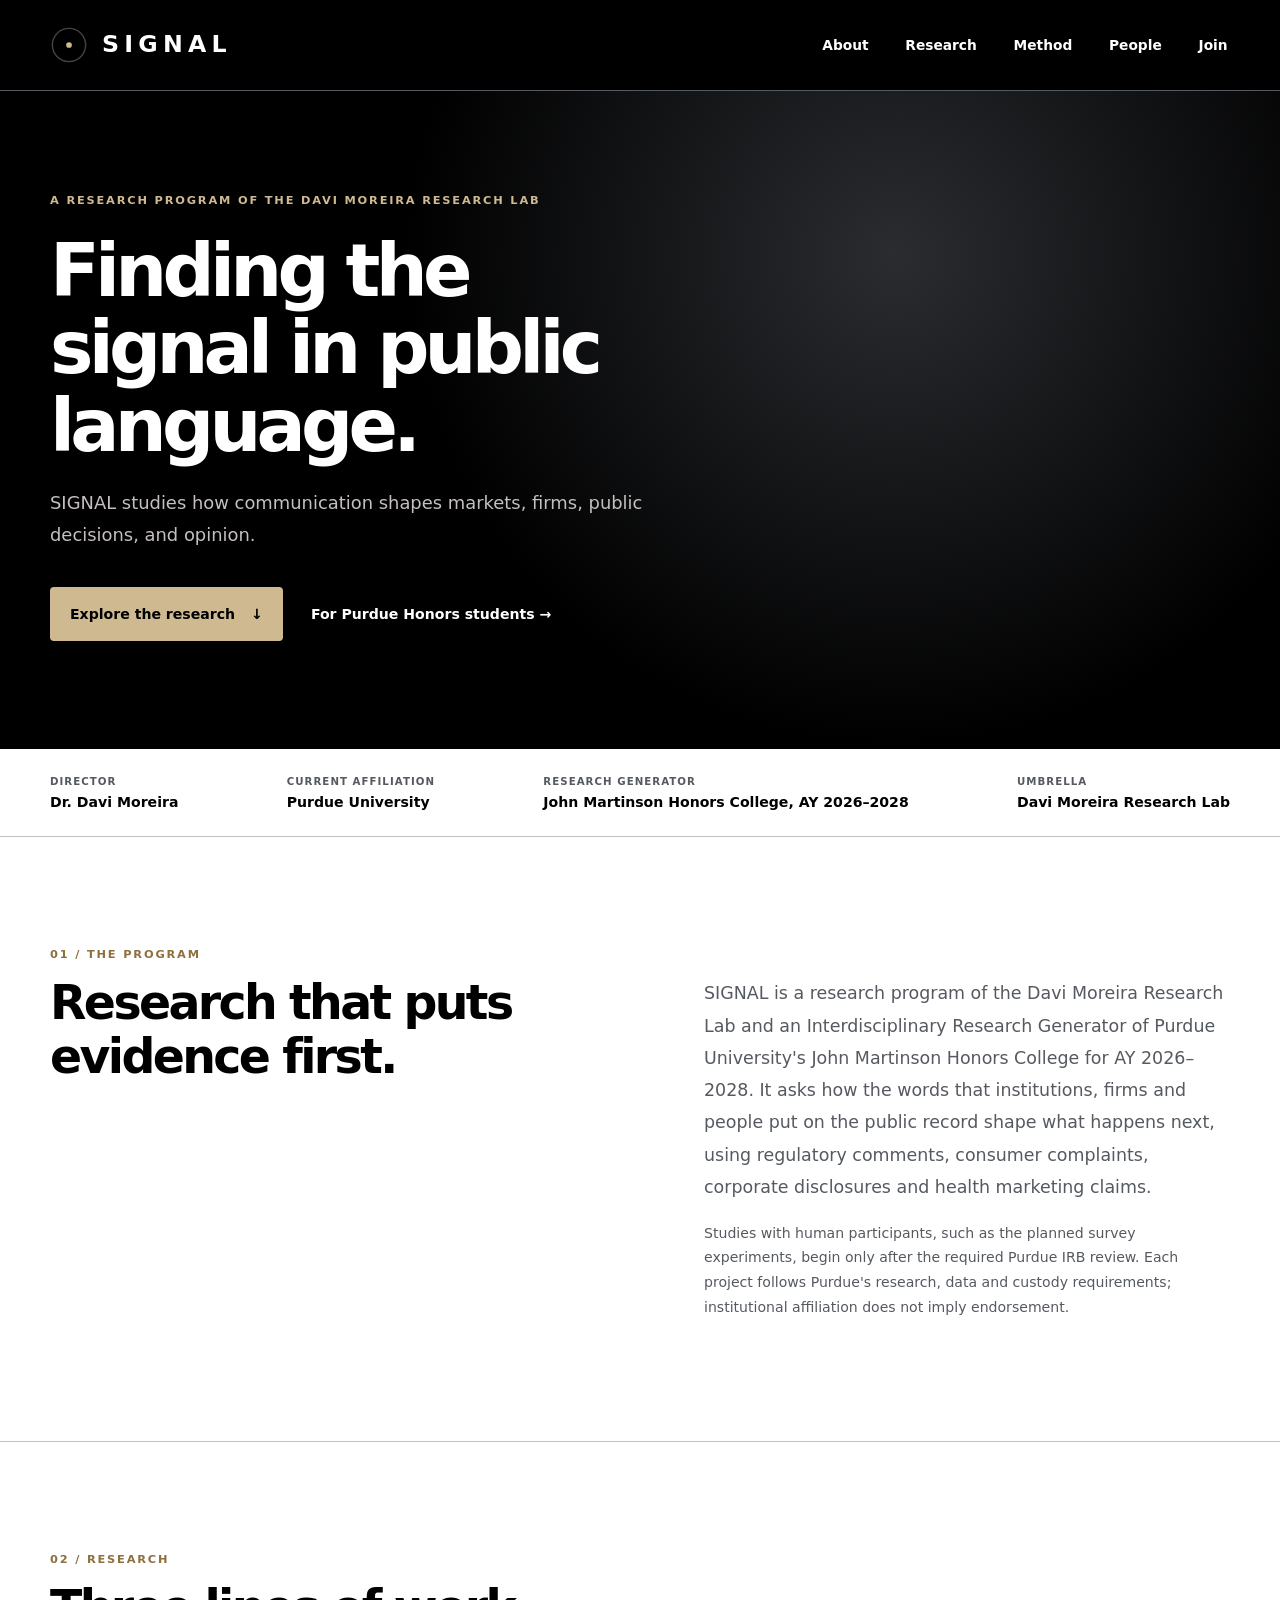
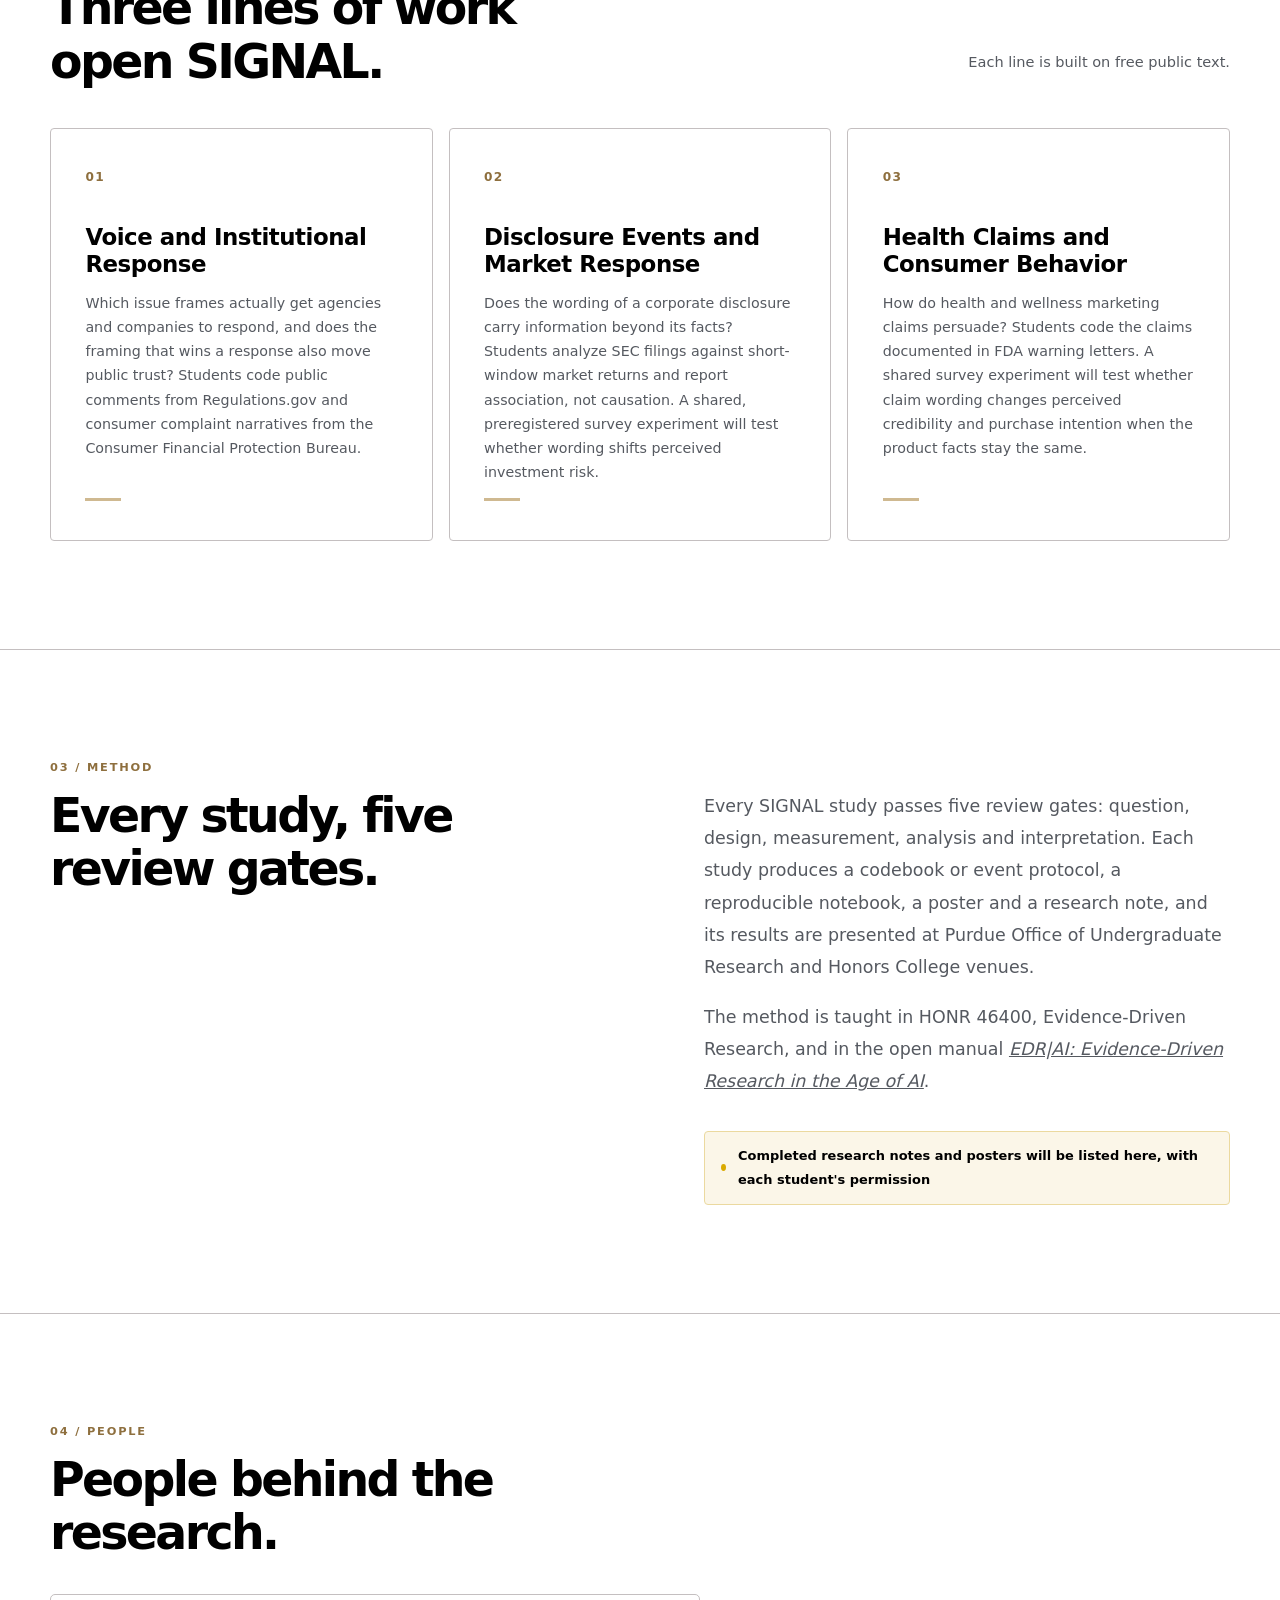
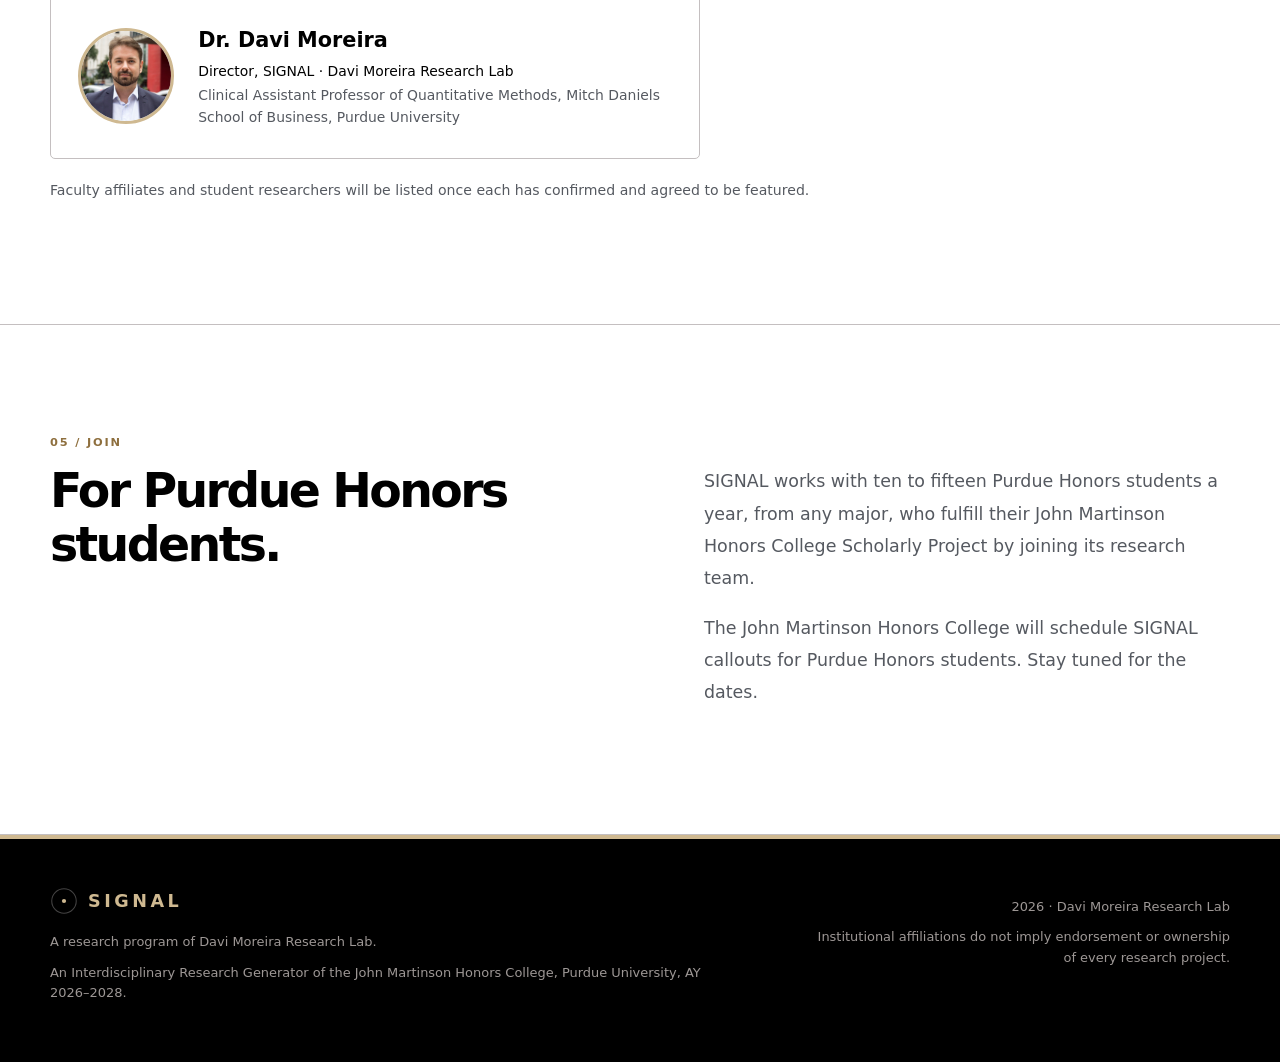
<file: index.html>
<!doctype html>
<html lang="en">
<head>
  <meta charset="utf-8">
  <meta name="viewport" content="width=device-width, initial-scale=1">
  <meta name="theme-color" content="#000000">
  <meta name="description" content="SIGNAL studies how communication shapes markets, firms, public decisions, and opinion. A research program of the Davi Moreira Research Lab and a John Martinson Honors College Interdisciplinary Research Generator at Purdue University.">
  <title>SIGNAL | Davi Moreira Research Lab</title>
  <link rel="stylesheet" href="./styles.css">
</head>
<body>
  <a class="skip-link" href="#main">Skip to content</a>
  <header class="site-header">
    <div class="wrap nav-wrap">
      <a class="logo" href="#top" aria-label="SIGNAL home"><svg class="logo-mark" viewBox="0 0 40 40" aria-hidden="true" focusable="false"><circle class="mark-ring" cx="20" cy="20" r="17.5"/><g class="mark-arcs"><path d="M33.41 8.75A17.5 17.5 0 0 1 33.41 31.25"/><path d="M6.59 8.75A17.5 17.5 0 0 0 6.59 31.25"/></g><g class="mark-arcs late"><path d="M33.41 8.75A17.5 17.5 0 0 1 33.41 31.25"/><path d="M6.59 8.75A17.5 17.5 0 0 0 6.59 31.25"/></g><g class="mark-arcs later"><path d="M33.41 8.75A17.5 17.5 0 0 1 33.41 31.25"/><path d="M6.59 8.75A17.5 17.5 0 0 0 6.59 31.25"/></g><circle class="mark-core" cx="20" cy="20" r="3"/></svg><span>SIGNAL</span></a>
      <nav class="navigation" aria-label="Main navigation">
        <a href="#about">About</a><a href="#research">Research</a><a href="#method">Method</a><a href="#people">People</a><a href="#join">Join</a>
      </nav>
    </div>
  </header>
  <main id="main" tabindex="-1">
    <section class="hero" id="top" aria-labelledby="hero-title">
      <div class="wrap hero-grid">
        <div class="hero-copy">
          <p class="eyebrow">A research program of the Davi Moreira Research Lab</p>
          <h1 id="hero-title">Finding the signal in public language.</h1>
          <p class="lede">SIGNAL studies how communication shapes markets, firms, public decisions, and opinion.</p>
          <div class="hero-buttons"><a class="primary-link" href="#research">Explore the research <span aria-hidden="true">↓</span></a><a class="text-link" href="#join">For Purdue Honors students <span aria-hidden="true">→</span></a></div>
        </div>
      </div>
    </section>
    <section class="identity-bar" aria-label="Affiliation">
      <div class="wrap identity-flex"><span>DIRECTOR <strong>Dr. Davi Moreira</strong></span><span>CURRENT AFFILIATION <strong>Purdue University</strong></span><span>RESEARCH GENERATOR <strong>John Martinson Honors College, AY 2026–2028</strong></span><span>UMBRELLA <strong>Davi Moreira Research Lab</strong></span></div>
    </section>
    <section class="section about-section" id="about">
      <div class="wrap two-column"><div><p class="section-label">01 / THE PROGRAM</p><h2>Research that puts evidence first.</h2></div><div><p>SIGNAL is a research program of the Davi Moreira Research Lab and an Interdisciplinary Research Generator of Purdue University&#x27;s John Martinson Honors College for AY 2026–2028. It asks how the words that institutions, firms and people put on the public record shape what happens next, using regulatory comments, consumer complaints, corporate disclosures and health marketing claims.</p><p class="small-note">Studies with human participants, such as the planned survey experiments, begin only after the required Purdue IRB review. Each project follows Purdue's research, data and custody requirements; institutional affiliation does not imply endorsement.</p></div></div>
    </section>
    <section class="section research-section" id="research">
      <div class="wrap"><div class="section-heading"><div><p class="section-label">02 / RESEARCH</p><h2>Three lines of work open SIGNAL.</h2></div><p>Each line is built on free public text.</p></div>
        <div class="theme-grid">
          <article class="theme-card"><span class="theme-number">01</span><h3>Voice and Institutional Response</h3><p>Which issue frames actually get agencies and companies to respond, and does the framing that wins a response also move public trust? Students code public comments from Regulations.gov and consumer complaint narratives from the Consumer Financial Protection Bureau.</p><span class="card-rule" aria-hidden="true"></span></article>
          <article class="theme-card"><span class="theme-number">02</span><h3>Disclosure Events and Market Response</h3><p>Does the wording of a corporate disclosure carry information beyond its facts? Students analyze SEC filings against short-window market returns and report association, not causation. A shared, preregistered survey experiment will test whether wording shifts perceived investment risk.</p><span class="card-rule" aria-hidden="true"></span></article>
          <article class="theme-card"><span class="theme-number">03</span><h3>Health Claims and Consumer Behavior</h3><p>How do health and wellness marketing claims persuade? Students code the claims documented in FDA warning letters. A shared survey experiment will test whether claim wording changes perceived credibility and purchase intention when the product facts stay the same.</p><span class="card-rule" aria-hidden="true"></span></article>
        </div>
      </div>
    </section>
    <section class="section projects-section" id="method"><div class="wrap two-column"><div><p class="section-label">03 / METHOD</p><h2>Every study, five review gates.</h2></div><div><p>Every SIGNAL study passes five review gates: question, design, measurement, analysis and interpretation. Each study produces a codebook or event protocol, a reproducible notebook, a poster and a research note, and its results are presented at Purdue Office of Undergraduate Research and Honors College venues.</p><p>The method is taught in HONR 46400, Evidence-Driven Research, and in the open manual <a href="https://davi-moreira.github.io/2026F_evidence_driven_research_purdue_HONR464/book/"><em>EDR|AI: Evidence-Driven Research in the Age of AI</em></a>.</p><div class="coming-soon"><span class="status-dot" aria-hidden="true"></span> Completed research notes and posters will be listed here, with each student's permission</div></div></div></section>
    <section class="section people-section" id="people"><div class="wrap"><p class="section-label">04 / PEOPLE</p><h2>People behind the research.</h2><div class="person-card"><img class="person-photo" src="./assets/davi-moreira.jpg" alt="Portrait of Dr. Davi Moreira" width="96" height="96"><div><h3>Dr. Davi Moreira</h3><p>Director, SIGNAL · Davi Moreira Research Lab</p><p class="affiliation">Clinical Assistant Professor of Quantitative Methods, Mitch Daniels School of Business, Purdue University</p></div></div><p class="small-note">Faculty affiliates and student researchers will be listed once each has confirmed and agreed to be featured.</p></div></section>
    <section class="section research-section" id="join"><div class="wrap two-column"><div><p class="section-label">05 / JOIN</p><h2>For Purdue Honors students.</h2></div><div><p>SIGNAL works with ten to fifteen Purdue Honors students a year, from any major, who fulfill their John Martinson Honors College Scholarly Project by joining its research team.</p><p>The John Martinson Honors College will schedule SIGNAL callouts for Purdue Honors students. Stay tuned for the dates.</p></div></div></section>
  </main>
  <footer class="footer"><div class="wrap footer-inner"><div><strong class="footer-brand"><svg class="logo-mark" viewBox="0 0 40 40" aria-hidden="true" focusable="false"><circle class="mark-ring" cx="20" cy="20" r="17.5"/><g class="mark-arcs"><path d="M33.41 8.75A17.5 17.5 0 0 1 33.41 31.25"/><path d="M6.59 8.75A17.5 17.5 0 0 0 6.59 31.25"/></g><g class="mark-arcs late"><path d="M33.41 8.75A17.5 17.5 0 0 1 33.41 31.25"/><path d="M6.59 8.75A17.5 17.5 0 0 0 6.59 31.25"/></g><g class="mark-arcs later"><path d="M33.41 8.75A17.5 17.5 0 0 1 33.41 31.25"/><path d="M6.59 8.75A17.5 17.5 0 0 0 6.59 31.25"/></g><circle class="mark-core" cx="20" cy="20" r="3"/></svg><span>SIGNAL</span></strong><p>A research program of Davi Moreira Research Lab.</p><p>An Interdisciplinary Research Generator of the John Martinson Honors College, Purdue University, AY 2026–2028.</p></div><div><p>2026 · Davi Moreira Research Lab</p><p>Institutional affiliations do not imply endorsement or ownership of every research project.</p></div></div></footer>
</body>
</html>
</file>
<file: styles.css>
:root{/* Purdue University web palette: https://www.purdue.edu/brand-studio/digital/design-copy/ */--black:#000000;--gold:#CFB991;--aged:#8E6F3E;--rush:#DAAA00;--dust:#EBD99F;--steel:#555960;--railway:#9D9795;--steam:#C4BFC0;--ink:var(--black);--deep:var(--black);--text:var(--black);--muted:var(--steel);--line:var(--steam);--cream:#ffffff;--measure:1180px}
*{box-sizing:border-box}html{scroll-behavior:smooth}body{margin:0;color:var(--text);background:var(--cream);font-family:Inter,ui-sans-serif,system-ui,-apple-system,BlinkMacSystemFont,"Segoe UI",sans-serif;line-height:1.6}a{color:inherit}a:focus-visible{outline:3px solid var(--aged);outline-offset:3px}h1,h2,h3,p{margin-top:0}.wrap{width:min(calc(100% - 3rem),var(--measure));margin-inline:auto}.skip-link{position:absolute;left:-10000px;top:auto;z-index:100;background:#fff;padding:.6rem 1rem}.skip-link:focus{left:1rem;top:1rem}.site-header{background:var(--deep);color:#fff;border-bottom:1px solid var(--steel)}.nav-wrap{min-height:90px;display:flex;align-items:center;justify-content:space-between;gap:1.5rem}.logo{display:inline-flex;align-items:center;gap:14px;font-size:1.48rem;letter-spacing:.22em;text-decoration:none;font-weight:800}.navigation{display:flex;gap:clamp(1rem,2.5vw,2.5rem);font-size:.86rem;font-weight:600}.navigation a{text-decoration:none;color:#fff}.navigation a:hover{color:var(--gold)}.hero{background:radial-gradient(circle at 70% 25%,#2a2c30 0%,var(--deep) 48%);color:white;padding:6.25rem 0 6.75rem}.hero-grid{display:grid;grid-template-columns:minmax(0,820px);gap:5.5rem}.eyebrow,.section-label{letter-spacing:.16em;font-size:.71rem;font-weight:750}.eyebrow{color:var(--gold);text-transform:uppercase}h1{font-weight:780;font-size:clamp(3.1rem,5.7vw,5.65rem);letter-spacing:-.065em;line-height:1.065;max-width:12ch;margin:1.4rem 0}h2{font-size:clamp(2.1rem,3.7vw,3.7rem);font-weight:740;line-height:1.13;letter-spacing:-.055em;margin:.8rem 0 0;max-width:16ch}.lede{color:var(--steam);font-size:1.12rem;line-height:1.78;max-width:54ch}.hero-buttons{display:flex;gap:1.75rem;flex-wrap:wrap;align-items:center;margin-top:2.25rem}.primary-link{display:inline-flex;gap:1rem;align-items:center;background:var(--gold);color:var(--deep);padding:1rem 1.25rem;border-radius:4px;font-weight:750;text-decoration:none;font-size:.88rem}.primary-link:hover{background:var(--dust)}.text-link{color:#fff;text-decoration:none;font-weight:650;font-size:.88rem}.identity-bar{border-bottom:1px solid var(--line);background:#fff}.identity-flex{display:flex;justify-content:space-between;gap:2rem;flex-wrap:wrap;padding:1.45rem 0;color:var(--steel);letter-spacing:.1em;font-size:.64rem;font-weight:700}.identity-flex strong{display:block;color:var(--ink);font-weight:740;font-size:.88rem;letter-spacing:0;margin-top:.12rem}.section{padding:6.75rem 0}.section-label{color:var(--aged)}.two-column{display:grid;grid-template-columns:1fr 1fr;gap:8rem;align-items:start}.two-column>div:last-child{padding-top:2rem;font-size:1.09rem;color:var(--steel);line-height:1.85}.small-note{font-size:.88rem!important;color:var(--steel)!important;line-height:1.75}.research-section{background:#fff;border-top:1px solid var(--line);border-bottom:1px solid var(--line)}.section-heading{display:flex;justify-content:space-between;align-items:end;gap:3rem;margin-bottom:2.5rem}.section-heading>p{max-width:350px;color:var(--steel);font-size:.91rem}.theme-grid{display:grid;grid-template-columns:repeat(3,1fr);gap:1rem}.theme-card{background:#fff;padding:2.4rem 2.15rem;min-height:335px;display:flex;flex-direction:column;border:1px solid var(--line);border-radius:4px}.theme-number{font-size:.76rem;letter-spacing:.11em;color:var(--aged);font-weight:700}.theme-card h3{font-size:1.43rem;line-height:1.2;letter-spacing:-.02em;margin:2.3rem 0 .75rem;color:var(--ink)}.theme-card p{font-size:.89rem;color:var(--steel);line-height:1.7}.card-rule{height:3px;width:36px;background:var(--gold);margin-top:auto}.projects-section{background:#fff}.coming-soon{display:inline-flex;align-items:center;gap:.75rem;border:1px solid var(--dust);background:#fbf6e8;color:var(--black);font-size:.81rem;font-weight:650;padding:.75rem 1rem;margin-top:1rem;border-radius:4px}.status-dot{width:7px;height:7px;border-radius:50%;background:var(--rush)}.people-section{background:var(--cream);border-top:1px solid var(--line)}.person-card{border:1px solid var(--line);background:white;border-radius:5px;padding:1.7rem;display:flex;align-items:center;gap:1.5rem;margin:2.1rem 0 1.2rem;max-width:650px}.person-card h3{margin:.15rem 0;font-size:1.3rem;color:var(--ink)}.person-card p{margin:.12rem 0;font-size:.87rem}.affiliation{color:var(--steel)}.footer{background:var(--deep);color:var(--steam);padding:3rem 0;border-top:4px solid var(--gold)}.footer-inner{display:flex;justify-content:space-between;gap:4rem}.footer-inner strong{font-size:1.1rem;color:var(--gold);letter-spacing:.2em}.footer-inner>div:last-child{text-align:right;font-size:.76rem;max-width:425px}.footer p{margin:.6rem 0;color:var(--railway);font-size:.81rem}
@media(max-width:960px){.hero-grid{gap:2.5rem}.two-column{gap:3rem}.section-heading{align-items:start}.section{padding:5rem 0}}
@media(max-width:710px){.wrap{width:min(calc(100% - 2rem),var(--measure))}.nav-wrap{min-height:80px;flex-direction:column;justify-content:center;padding:1rem 0}.navigation{gap:1.2rem;flex-wrap:wrap;justify-content:center}.hero{padding:4rem 0}.hero-grid,.two-column{grid-template-columns:1fr}.hero-grid{gap:2.4rem}.section{padding:3.7rem 0}.two-column{gap:1rem}.two-column>div:last-child{padding-top:0}.theme-grid{grid-template-columns:1fr}.theme-card{min-height:240px}.theme-card h3{margin:1.4rem 0 .75rem}.section-heading,.footer-inner{flex-direction:column;align-items:start;gap:1rem}.footer-inner>div:last-child{text-align:left}.identity-flex{gap:1.1rem}.identity-flex span{flex:1 1 40%}}
@media(prefers-reduced-motion:reduce){html{scroll-behavior:auto}}

/* Small-screen reading, keyboard focus and draft status. */

.hero-grid>* , .two-column>* {min-width:0}
h1,h2,h3,p,.identity-flex strong{overflow-wrap:anywhere}
.navigation a{display:inline-block;padding:.35rem .15rem}
.site-header a:focus-visible,.hero a:focus-visible,.footer a:focus-visible{outline-color:var(--gold)}
@media(max-width:420px){.person-card{flex-direction:column;align-items:flex-start}.logo{font-size:1.3rem}h1{font-size:2.6rem}}
/* SIGNAL mark, "Broadcast": paired gold arcs ((( . ))) radiate from the core to a faint border.
   --k sets the arc line width per display size (the arcs keep a constant width as they grow). */
.logo-mark{--k:1.1;width:38px;height:38px;flex-shrink:0;overflow:visible}
.mark-ring{fill:none;stroke:var(--steam);stroke-opacity:.35;stroke-width:1.5}
.mark-arcs{fill:none;stroke:var(--gold);stroke-width:calc(2px * var(--k));stroke-linecap:round;opacity:0;transform-origin:20px 20px;animation:mark-broadcast 2.7s ease-out infinite}
.mark-arcs path{vector-effect:non-scaling-stroke}
.mark-arcs.late{animation-delay:.9s}
.mark-arcs.later{animation-delay:1.8s}
.mark-core{fill:var(--gold);transform-origin:20px 20px;animation:mark-emit .9s ease-out infinite}
.footer-brand{display:inline-flex;align-items:center;gap:10px}
.footer-brand .logo-mark{--k:.85;width:28px;height:28px}
@keyframes mark-broadcast{0%{transform:scale(.18);opacity:1}80%{opacity:.5}100%{transform:scale(1);opacity:0}}
@keyframes mark-emit{0%{transform:scale(1.45)}40%,100%{transform:scale(1)}}
/* People: official headshot. */
.person-photo{width:96px;height:96px;border-radius:50%;object-fit:cover;flex-shrink:0;border:3px solid var(--gold);background:var(--steam)}
/* Visitors who ask for less motion get a still, complete mark and panel. */
@media(prefers-reduced-motion:reduce){.mark-arcs,.mark-core{animation:none!important}.mark-arcs{opacity:.45;transform:scale(.45)}.mark-arcs.late{opacity:.7;transform:scale(.72)}.mark-arcs.later{opacity:1;transform:scale(1)}}
</file>
